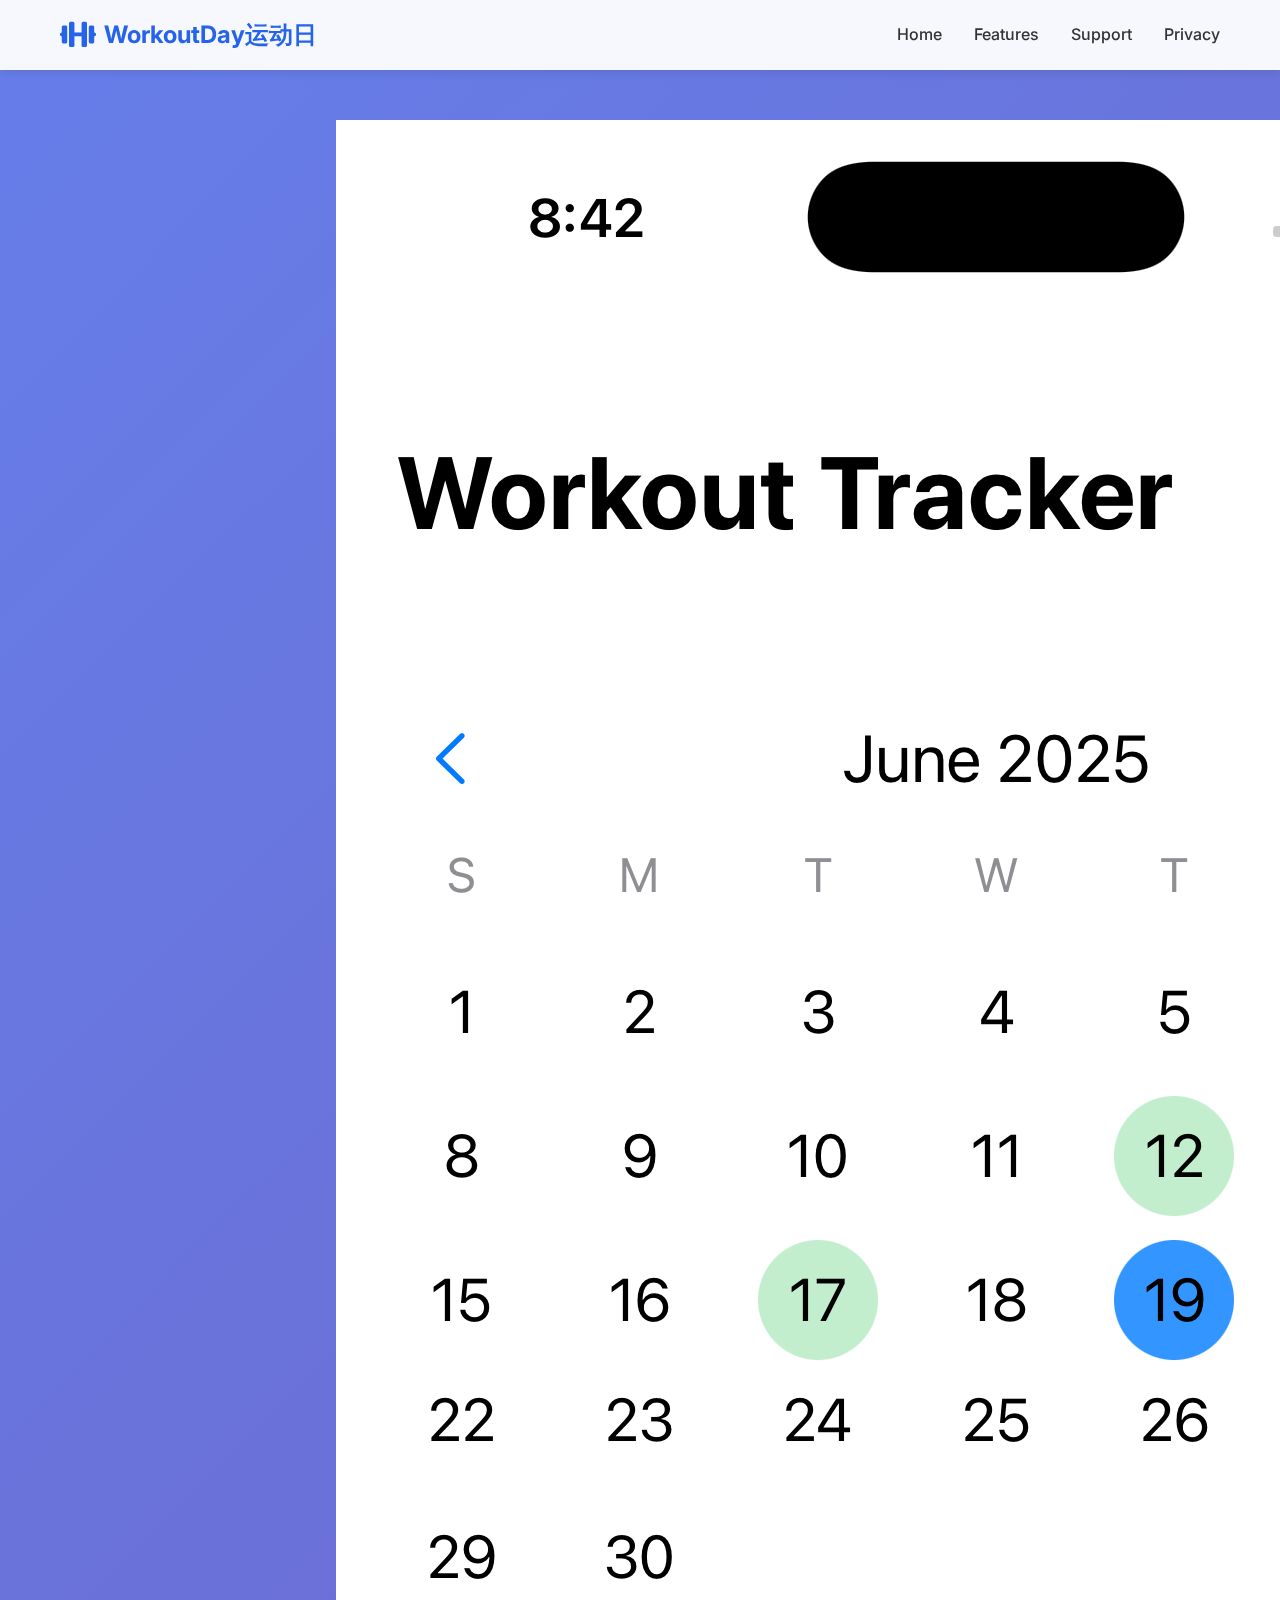
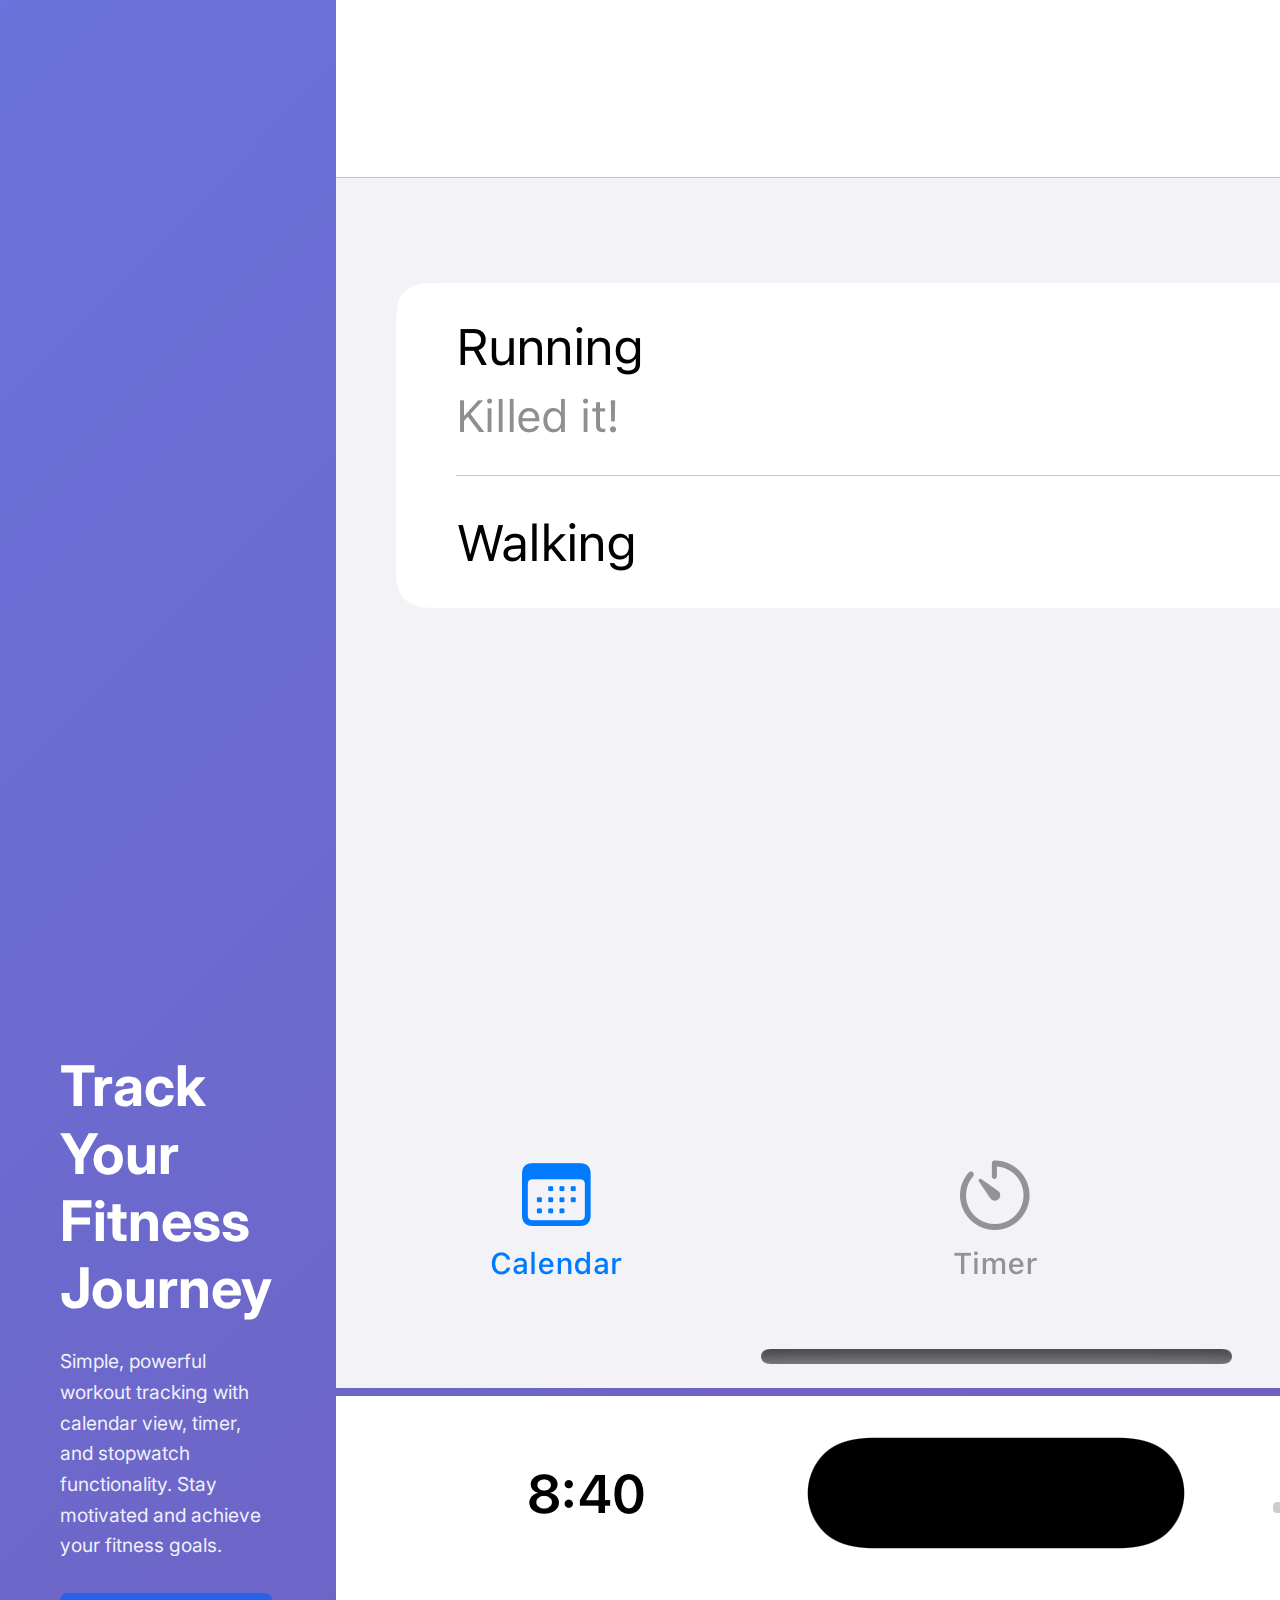
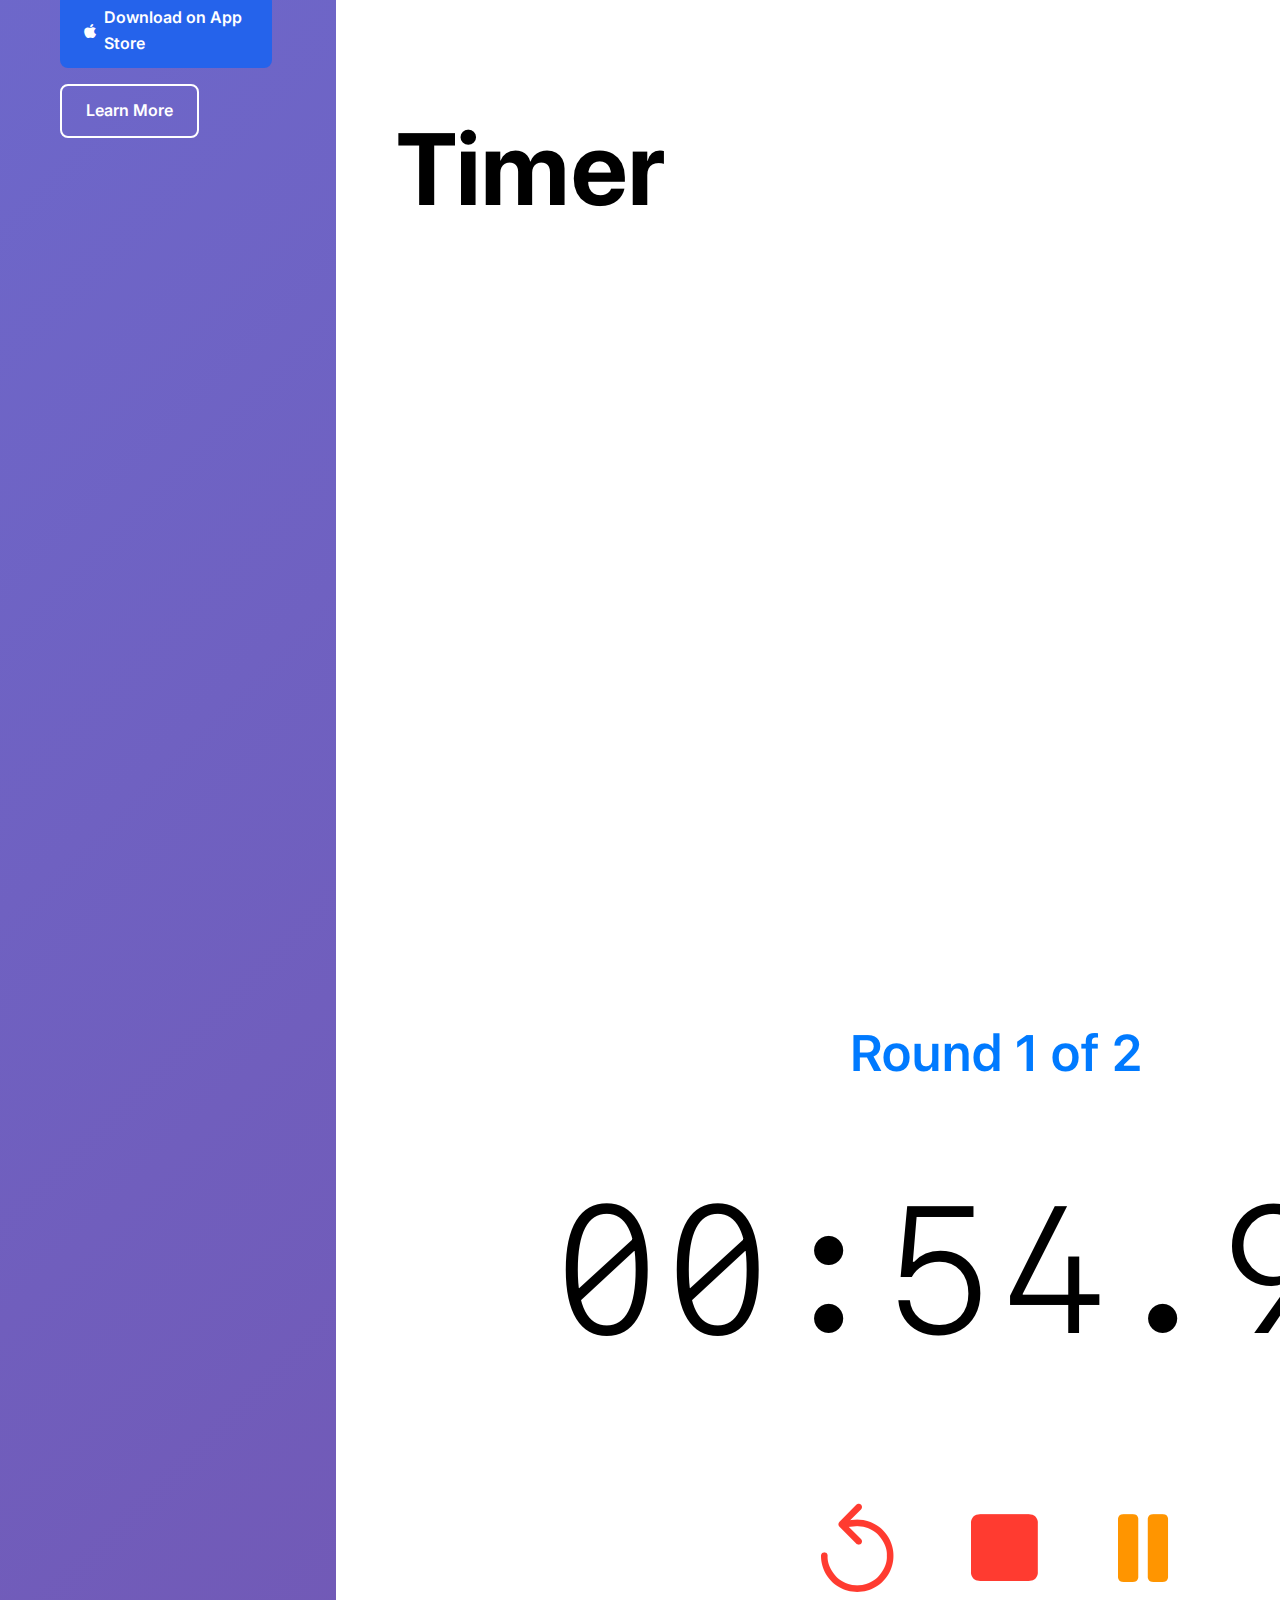
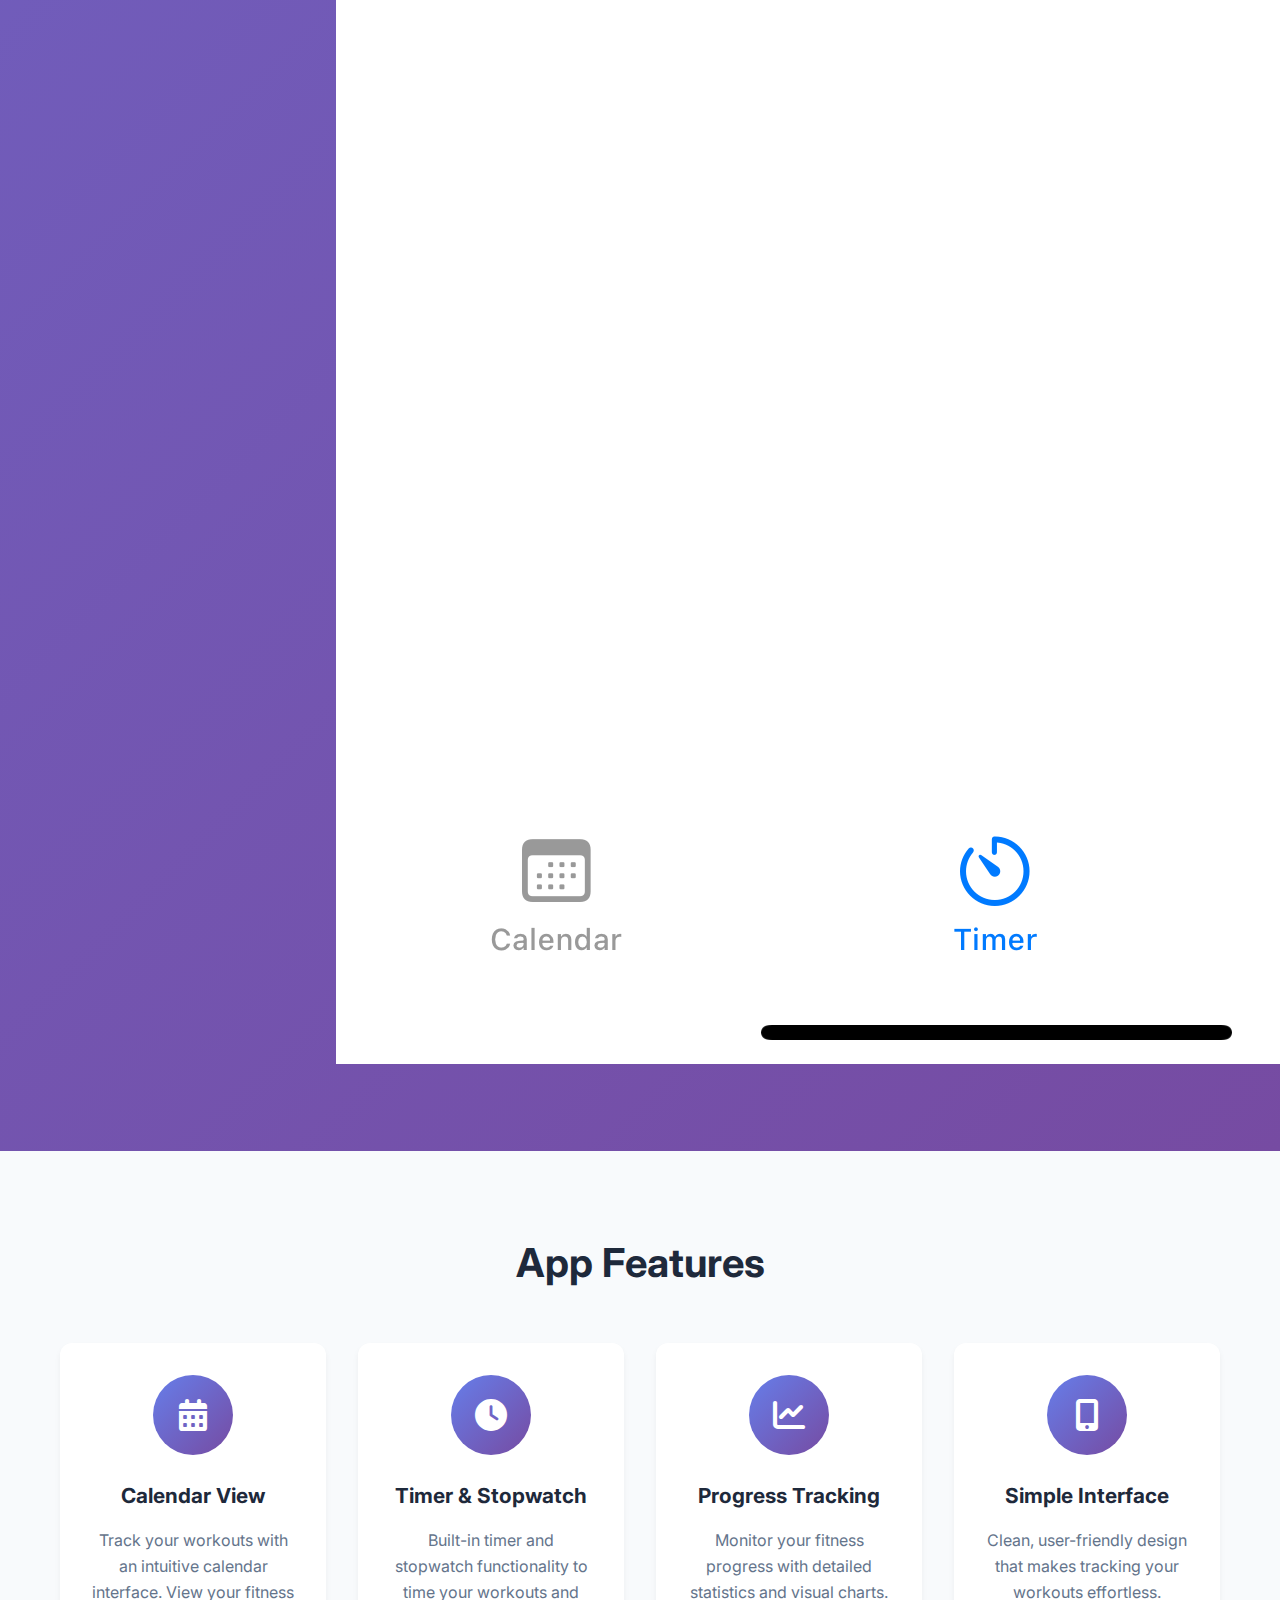
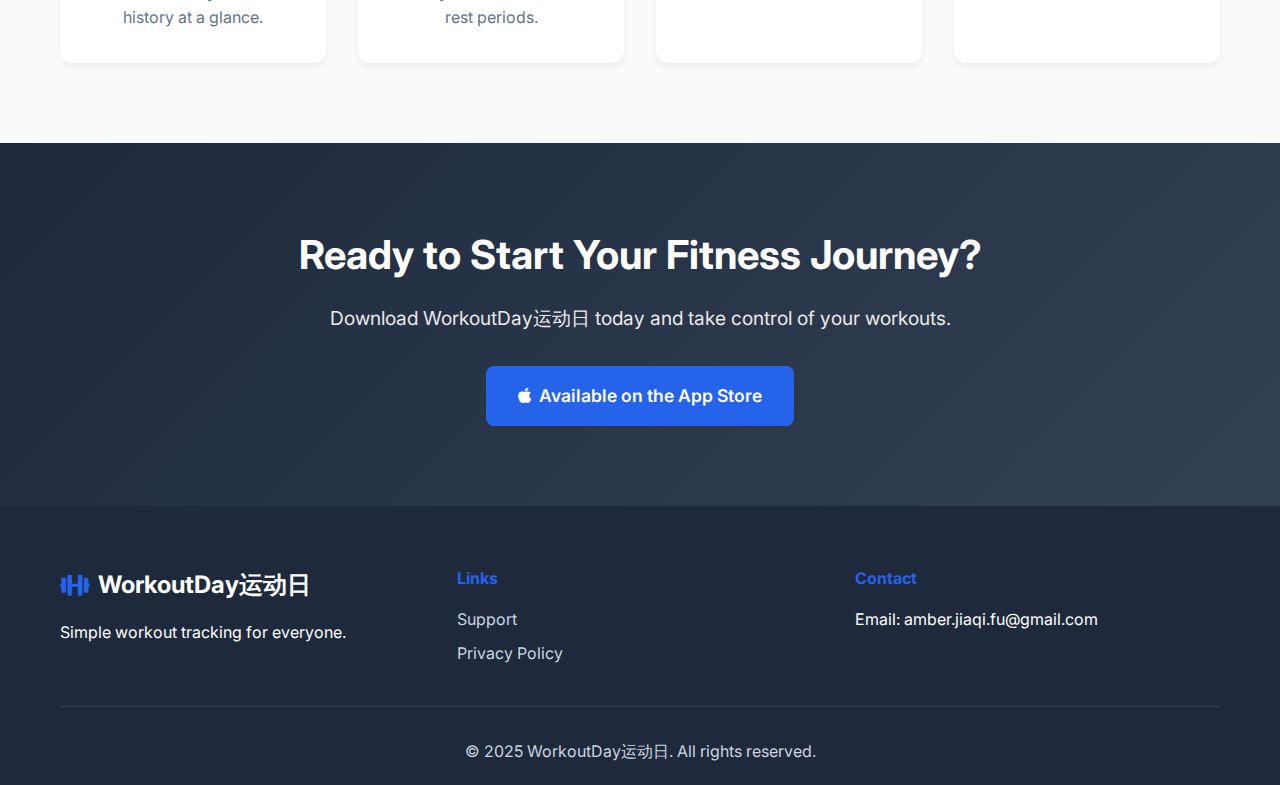
<file: index.html>
<!DOCTYPE html>
<html lang="en">
<head>
    <meta charset="UTF-8">
    <meta name="viewport" content="width=device-width, initial-scale=1.0">
    <title>WorkoutDay运动日 - Workout Tracker App</title>
    <link rel="stylesheet" href="styles.css">
    <link href="https://fonts.googleapis.com/css2?family=Inter:wght@300;400;500;600;700&display=swap" rel="stylesheet">
    <link rel="stylesheet" href="https://cdnjs.cloudflare.com/ajax/libs/font-awesome/6.0.0/css/all.min.css">
</head>
<body>
    <!-- Navigation -->
    <nav class="navbar">
        <div class="nav-container">
            <div class="nav-logo">
                <i class="fas fa-dumbbell"></i>
                <span>WorkoutDay运动日</span>
            </div>
            <ul class="nav-menu">
                <li class="nav-item">
                    <a href="#home" class="nav-link">Home</a>
                </li>
                <li class="nav-item">
                    <a href="#features" class="nav-link">Features</a>
                </li>
                <li class="nav-item">
                    <a href="support.html" class="nav-link">Support</a>
                </li>
                <li class="nav-item">
                    <a href="privacy.html" class="nav-link">Privacy</a>
                </li>
            </ul>
            <div class="hamburger">
                <span class="bar"></span>
                <span class="bar"></span>
                <span class="bar"></span>
            </div>
        </div>
    </nav>

    <!-- Hero Section -->
    <section id="home" class="hero">
        <div class="hero-container">
            <div class="hero-content">
                <h1>Track Your Fitness Journey</h1>
                <p>Simple, powerful workout tracking with calendar view, timer, and stopwatch functionality. Stay motivated and achieve your fitness goals.</p>
                <div class="hero-buttons">
                    <a href="#download" class="btn btn-primary">
                        <i class="fab fa-apple"></i>
                        Download on App Store
                    </a>
                    <a href="#features" class="btn btn-secondary">Learn More</a>
                </div>
            </div>
            <div class="hero-image">
                <div class="app-screenshots">
                    <div class="screenshot-container">
                        <img src="screenshot1.png" alt="WorkoutDay运动日 App Screenshot 1" class="app-screenshot">
                        <img src="screenshot3.png" alt="WorkoutDay运动日 App Screenshot 3" class="app-screenshot">
                    </div>
                </div>
            </div>
        </div>
    </section>

    <!-- Features Section -->
    <section id="features" class="features">
        <div class="container">
            <h2>App Features</h2>
            <div class="features-grid">
                <div class="feature-card">
                    <div class="feature-icon">
                        <i class="fas fa-calendar-alt"></i>
                    </div>
                    <h3>Calendar View</h3>
                    <p>Track your workouts with an intuitive calendar interface. View your fitness history at a glance.</p>
                </div>
                <div class="feature-card">
                    <div class="feature-icon">
                        <i class="fas fa-clock"></i>
                    </div>
                    <h3>Timer & Stopwatch</h3>
                    <p>Built-in timer and stopwatch functionality to time your workouts and rest periods.</p>
                </div>
                <div class="feature-card">
                    <div class="feature-icon">
                        <i class="fas fa-chart-line"></i>
                    </div>
                    <h3>Progress Tracking</h3>
                    <p>Monitor your fitness progress with detailed statistics and visual charts.</p>
                </div>
                <div class="feature-card">
                    <div class="feature-icon">
                        <i class="fas fa-mobile-alt"></i>
                    </div>
                    <h3>Simple Interface</h3>
                    <p>Clean, user-friendly design that makes tracking your workouts effortless.</p>
                </div>
            </div>
        </div>
    </section>

    <!-- Download Section -->
    <section id="download" class="download">
        <div class="container">
            <div class="download-content">
                <h2>Ready to Start Your Fitness Journey?</h2>
                <p>Download WorkoutDay运动日 today and take control of your workouts.</p>
                <a href="#" class="btn btn-primary btn-large">
                    <i class="fab fa-apple"></i>
                    Available on the App Store
                </a>
            </div>
        </div>
    </section>

    <!-- Footer -->
    <footer class="footer">
        <div class="container">
            <div class="footer-content">
                <div class="footer-section">
                    <div class="footer-logo">
                         <i class="fas fa-dumbbell"></i>
                        <span>WorkoutDay运动日</span>
                    </div>
                    <p>Simple workout tracking for everyone.</p>
                </div>
                <div class="footer-section">
                    <h4>Links</h4>
                    <ul>
                        <li><a href="support.html">Support</a></li>
                        <li><a href="privacy.html">Privacy Policy</a></li>
                    </ul>
                </div>
                <div class="footer-section">
                    <h4>Contact</h4>
                    <p>Email: amber.jiaqi.fu@gmail.com</p>
                </div>
            </div>
            <div class="footer-bottom">
                <p>&copy; 2025 WorkoutDay运动日. All rights reserved.</p>
            </div>
        </div>
    </footer>

    <script src="script.js"></script>
</body>
</html>
</file>
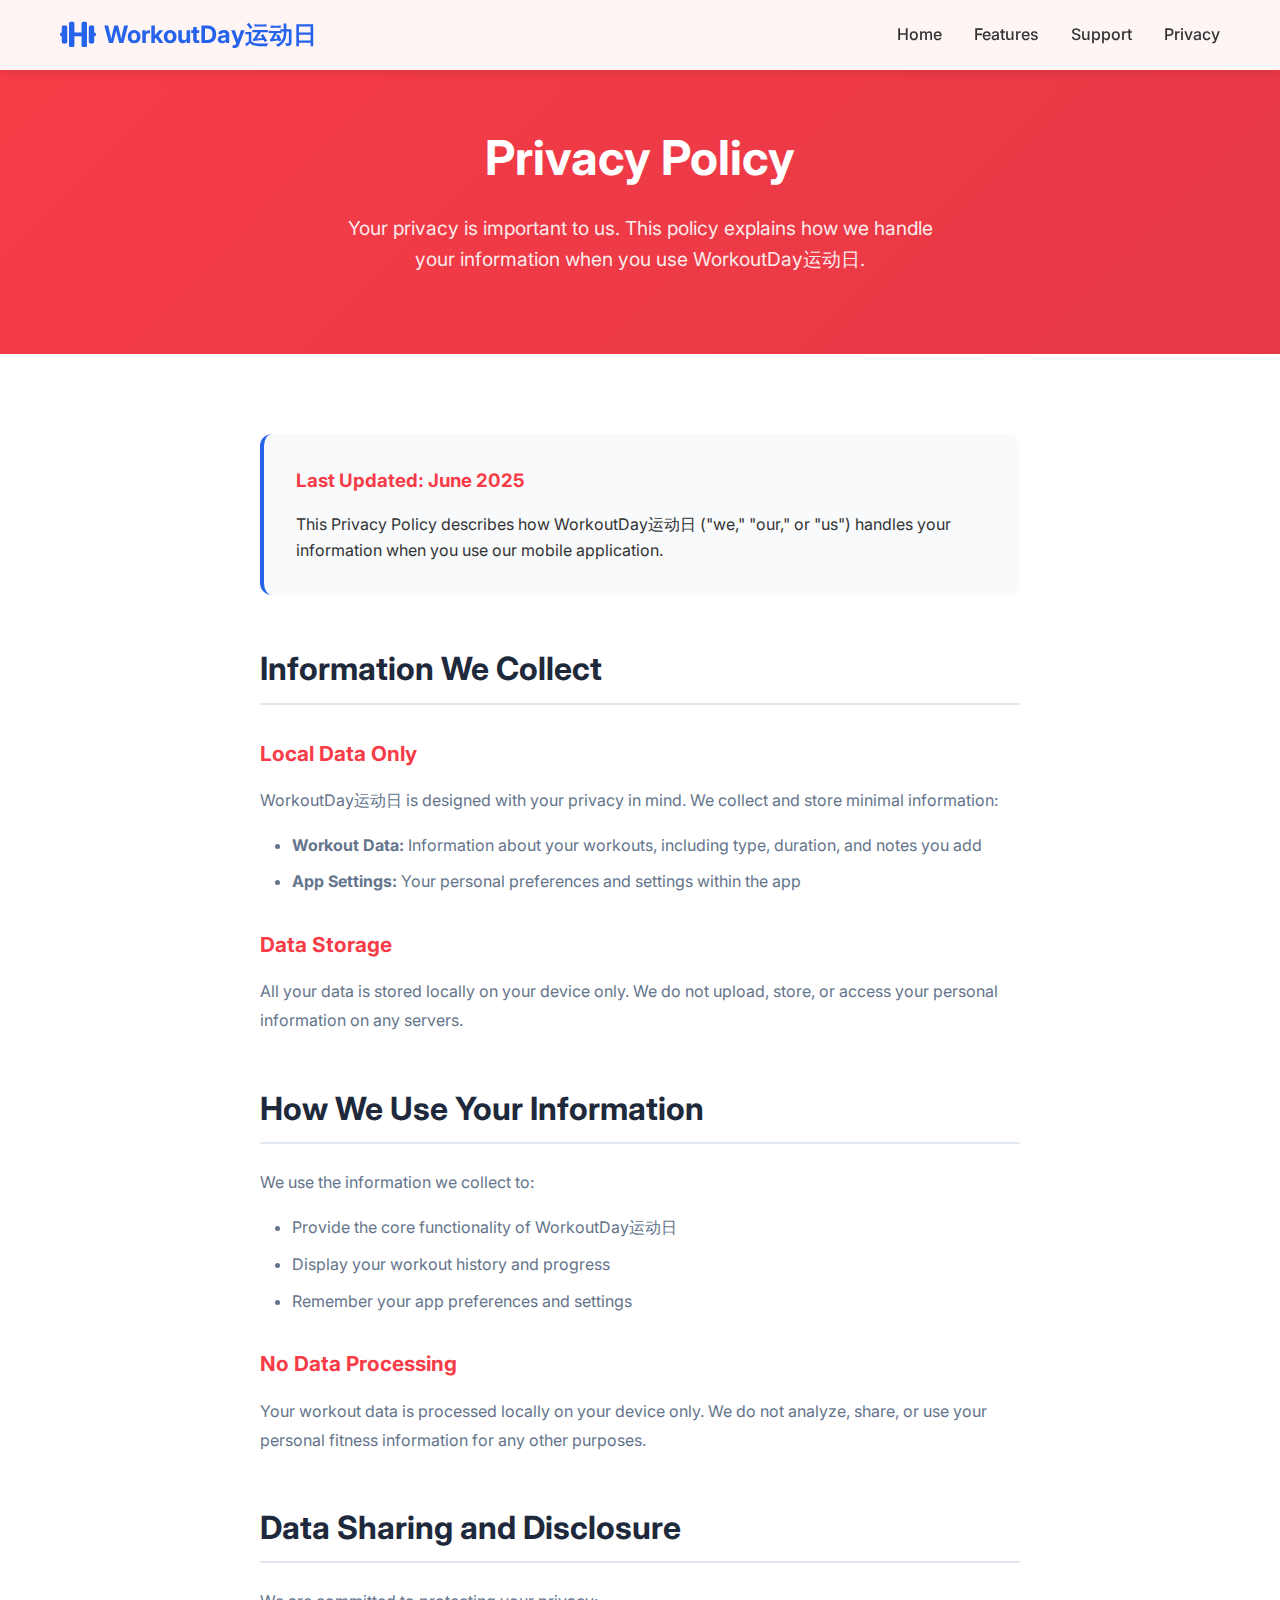
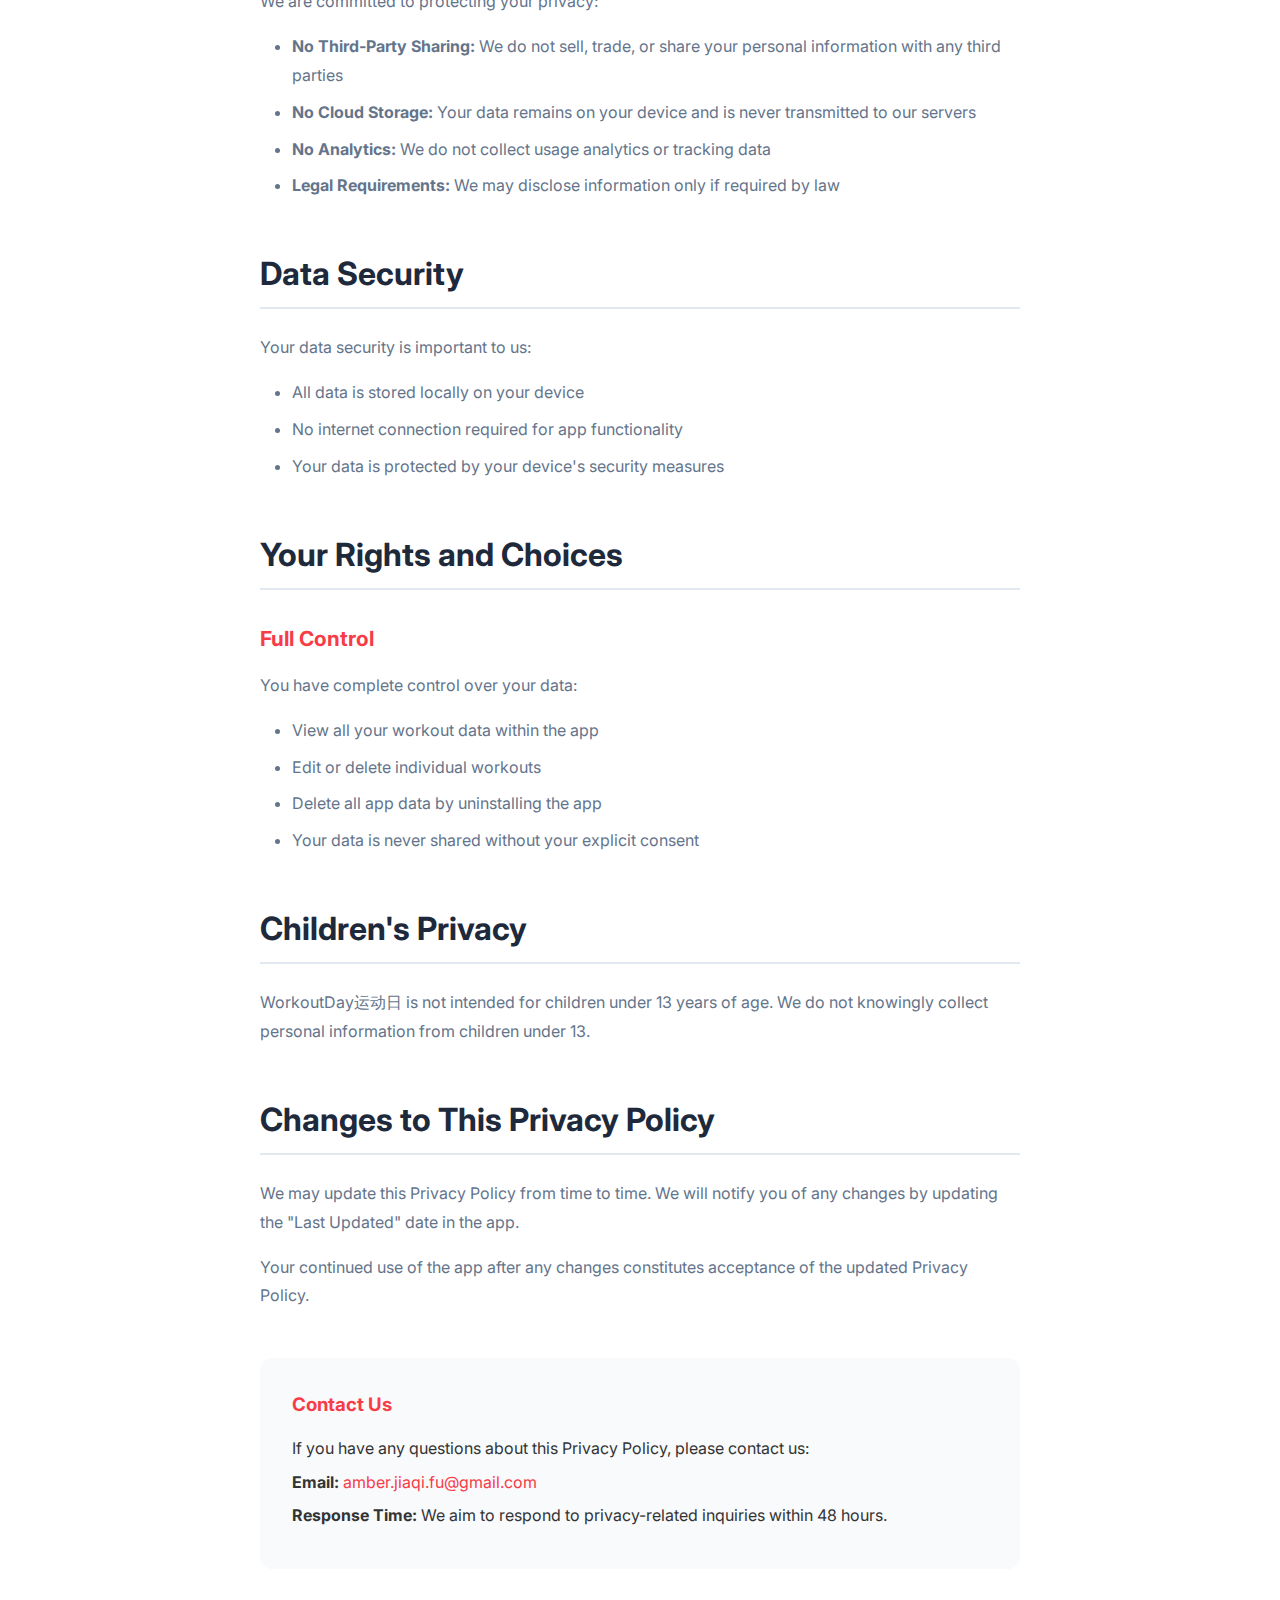
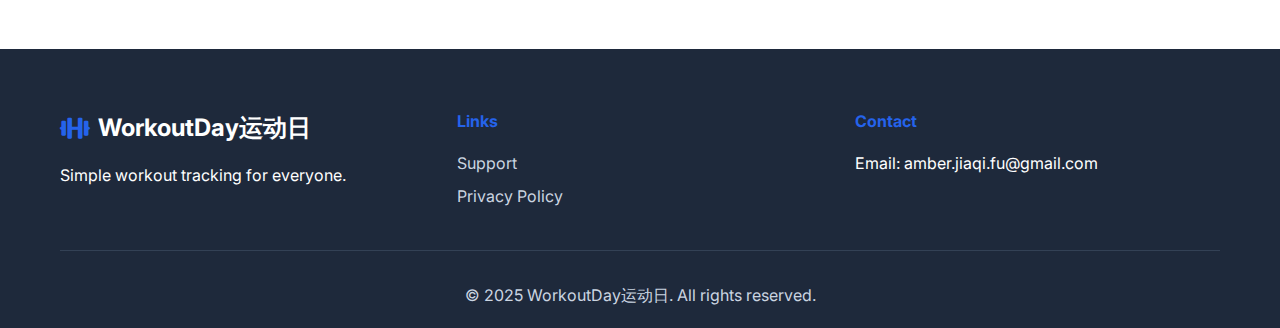
<file: privacy.html>
<!DOCTYPE html>
<html lang="en">
<head>
    <meta charset="UTF-8">
    <meta name="viewport" content="width=device-width, initial-scale=1.0">
    <title>Privacy Policy - WorkoutDay运动日</title>
    <link rel="stylesheet" href="styles.css">
    <link href="https://fonts.googleapis.com/css2?family=Inter:wght@300;400;500;600;700&display=swap" rel="stylesheet">
    <link rel="stylesheet" href="https://cdnjs.cloudflare.com/ajax/libs/font-awesome/6.0.0/css/all.min.css">
    <style>
        .privacy-hero {
            background: linear-gradient(135deg, #F73C47 0%, #e63946 100%);
            color: white;
            padding: 120px 0 80px;
            text-align: center;
        }

        .privacy-hero h1 {
            font-size: 3rem;
            margin-bottom: 1rem;
        }

        .privacy-hero p {
            font-size: 1.2rem;
            opacity: 0.9;
            max-width: 600px;
            margin: 0 auto;
        }

        .privacy-content {
            padding: 80px 0;
            max-width: 800px;
            margin: 0 auto;
        }

        .privacy-section {
            margin-bottom: 3rem;
        }

        .privacy-section h2 {
            color: #1e293b;
            font-size: 2rem;
            margin-bottom: 1.5rem;
            border-bottom: 2px solid #e2e8f0;
            padding-bottom: 0.5rem;
        }

        .privacy-section h3 {
            color: #F73C47;
            font-size: 1.3rem;
            margin: 2rem 0 1rem 0;
        }

        .privacy-section p {
            color: #64748b;
            line-height: 1.8;
            margin-bottom: 1rem;
        }

        .privacy-section ul {
            color: #64748b;
            line-height: 1.8;
            margin: 1rem 0;
            padding-left: 2rem;
        }

        .privacy-section li {
            margin-bottom: 0.5rem;
        }

        .last-updated {
            background: #f8fafc;
            padding: 2rem;
            border-radius: 12px;
            margin-bottom: 3rem;
            border-left: 4px solid #2563eb;
        }

        .last-updated h3 {
            color: #F73C47;
            margin-bottom: 1rem;
        }

        .contact-info {
            background: #f8fafc;
            padding: 2rem;
            border-radius: 12px;
            margin-top: 3rem;
        }

        .contact-info h3 {
            color: #F73C47;
            margin-bottom: 1rem;
        }

        .contact-info p {
            margin-bottom: 0.5rem;
        }

        .contact-info a {
            color: #F73C47;
            text-decoration: none;
        }

        .contact-info a:hover {
            text-decoration: underline;
        }

        @media (max-width: 768px) {
            .privacy-hero h1 {
                font-size: 2rem;
            }

            .privacy-hero p {
                font-size: 1rem;
            }

            .privacy-content {
                padding: 40px 20px;
            }

            .privacy-section h2 {
                font-size: 1.5rem;
            }
        }
    </style>
</head>
<body>
    <!-- Navigation -->
    <nav class="navbar">
        <div class="nav-container">
            <div class="nav-logo">
                <i class="fas fa-dumbbell"></i>
                <span>WorkoutDay运动日</span>
            </div>
            <ul class="nav-menu">
                <li class="nav-item">
                    <a href="index.html" class="nav-link">Home</a>
                </li>
                <li class="nav-item">
                    <a href="index.html#features" class="nav-link">Features</a>
                </li>
                <li class="nav-item">
                    <a href="support.html" class="nav-link">Support</a>
                </li>
                <li class="nav-item">
                    <a href="privacy.html" class="nav-link">Privacy</a>
                </li>
            </ul>
            <div class="hamburger">
                <span class="bar"></span>
                <span class="bar"></span>
                <span class="bar"></span>
            </div>
        </div>
    </nav>

    <!-- Privacy Hero -->
    <section class="privacy-hero">
        <div class="container">
            <h1>Privacy Policy</h1>
            <p>Your privacy is important to us. This policy explains how we handle your information when you use WorkoutDay运动日.</p>
        </div>
    </section>

    <!-- Privacy Content -->
    <section class="privacy-content">
        <div class="container">
            <div class="last-updated">
                <h3>Last Updated: June 2025</h3>
                <p>This Privacy Policy describes how WorkoutDay运动日 ("we," "our," or "us") handles your information when you use our mobile application.</p>
            </div>

            <div class="privacy-section">
                <h2>Information We Collect</h2>
                
                <h3>Local Data Only</h3>
                <p>WorkoutDay运动日 is designed with your privacy in mind. We collect and store minimal information:</p>
                <ul>
                    <li><strong>Workout Data:</strong> Information about your workouts, including type, duration, and notes you add</li>
                    <li><strong>App Settings:</strong> Your personal preferences and settings within the app</li>
                </ul>

                <h3>Data Storage</h3>
                <p>All your data is stored locally on your device only. We do not upload, store, or access your personal information on any servers.</p>
            </div>

            <div class="privacy-section">
                <h2>How We Use Your Information</h2>
                
                <p>We use the information we collect to:</p>
                <ul>
                    <li>Provide the core functionality of WorkoutDay运动日</li>
                    <li>Display your workout history and progress</li>
                    <li>Remember your app preferences and settings</li>
                </ul>

                <h3>No Data Processing</h3>
                <p>Your workout data is processed locally on your device only. We do not analyze, share, or use your personal fitness information for any other purposes.</p>
            </div>

            <div class="privacy-section">
                <h2>Data Sharing and Disclosure</h2>
                
                <p>We are committed to protecting your privacy:</p>
                <ul>
                    <li><strong>No Third-Party Sharing:</strong> We do not sell, trade, or share your personal information with any third parties</li>
                    <li><strong>No Cloud Storage:</strong> Your data remains on your device and is never transmitted to our servers</li>
                    <li><strong>No Analytics:</strong> We do not collect usage analytics or tracking data</li>
                    <li><strong>Legal Requirements:</strong> We may disclose information only if required by law</li>
                </ul>
            </div>

            <div class="privacy-section">
                <h2>Data Security</h2>
                
                <p>Your data security is important to us:</p>
                <ul>
                    <li>All data is stored locally on your device</li>
                    <li>No internet connection required for app functionality</li>
                    <li>Your data is protected by your device's security measures</li>
                </ul>
            </div>

            <div class="privacy-section">
                <h2>Your Rights and Choices</h2>
                
                <h3>Full Control</h3>
                <p>You have complete control over your data:</p>
                <ul>
                    <li>View all your workout data within the app</li>
                    <li>Edit or delete individual workouts</li>
                    <li>Delete all app data by uninstalling the app</li>
                    <li>Your data is never shared without your explicit consent</li>
                </ul>
            </div>

            <div class="privacy-section">
                <h2>Children's Privacy</h2>
                
                <p>WorkoutDay运动日 is not intended for children under 13 years of age. We do not knowingly collect personal information from children under 13.</p>
            </div>

            <div class="privacy-section">
                <h2>Changes to This Privacy Policy</h2>
                
                <p>We may update this Privacy Policy from time to time. We will notify you of any changes by updating the "Last Updated" date in the app.</p>
                
                <p>Your continued use of the app after any changes constitutes acceptance of the updated Privacy Policy.</p>
            </div>

            <div class="contact-info">
                <h3>Contact Us</h3>
                <p>If you have any questions about this Privacy Policy, please contact us:</p>
                <p><strong>Email:</strong> <a href="mailto:amber.jiaqi.fu@gmail.com">amber.jiaqi.fu@gmail.com</a></p>
                <p><strong>Response Time:</strong> We aim to respond to privacy-related inquiries within 48 hours.</p>
            </div>
        </div>
    </section>

    <!-- Footer -->
    <footer class="footer">
        <div class="container">
            <div class="footer-content">
                <div class="footer-section">
                    <div class="footer-logo">
                        <i class="fas fa-dumbbell"></i>
                        <span>WorkoutDay运动日</span>
                    </div>
                    <p>Simple workout tracking for everyone.</p>
                </div>
                <div class="footer-section">
                    <h4>Links</h4>
                    <ul>
                        <li><a href="support.html">Support</a></li>
                        <li><a href="privacy.html">Privacy Policy</a></li>
                    </ul>
                </div>
                <div class="footer-section">
                    <h4>Contact</h4>
                    <p>Email: amber.jiaqi.fu@gmail.com</p>
                </div>
            </div>
            <div class="footer-bottom">
                <p>&copy; 2025 WorkoutDay运动日. All rights reserved.</p>
            </div>
        </div>
    </footer>

    <script src="script.js"></script>
</body>
</html>
</file>
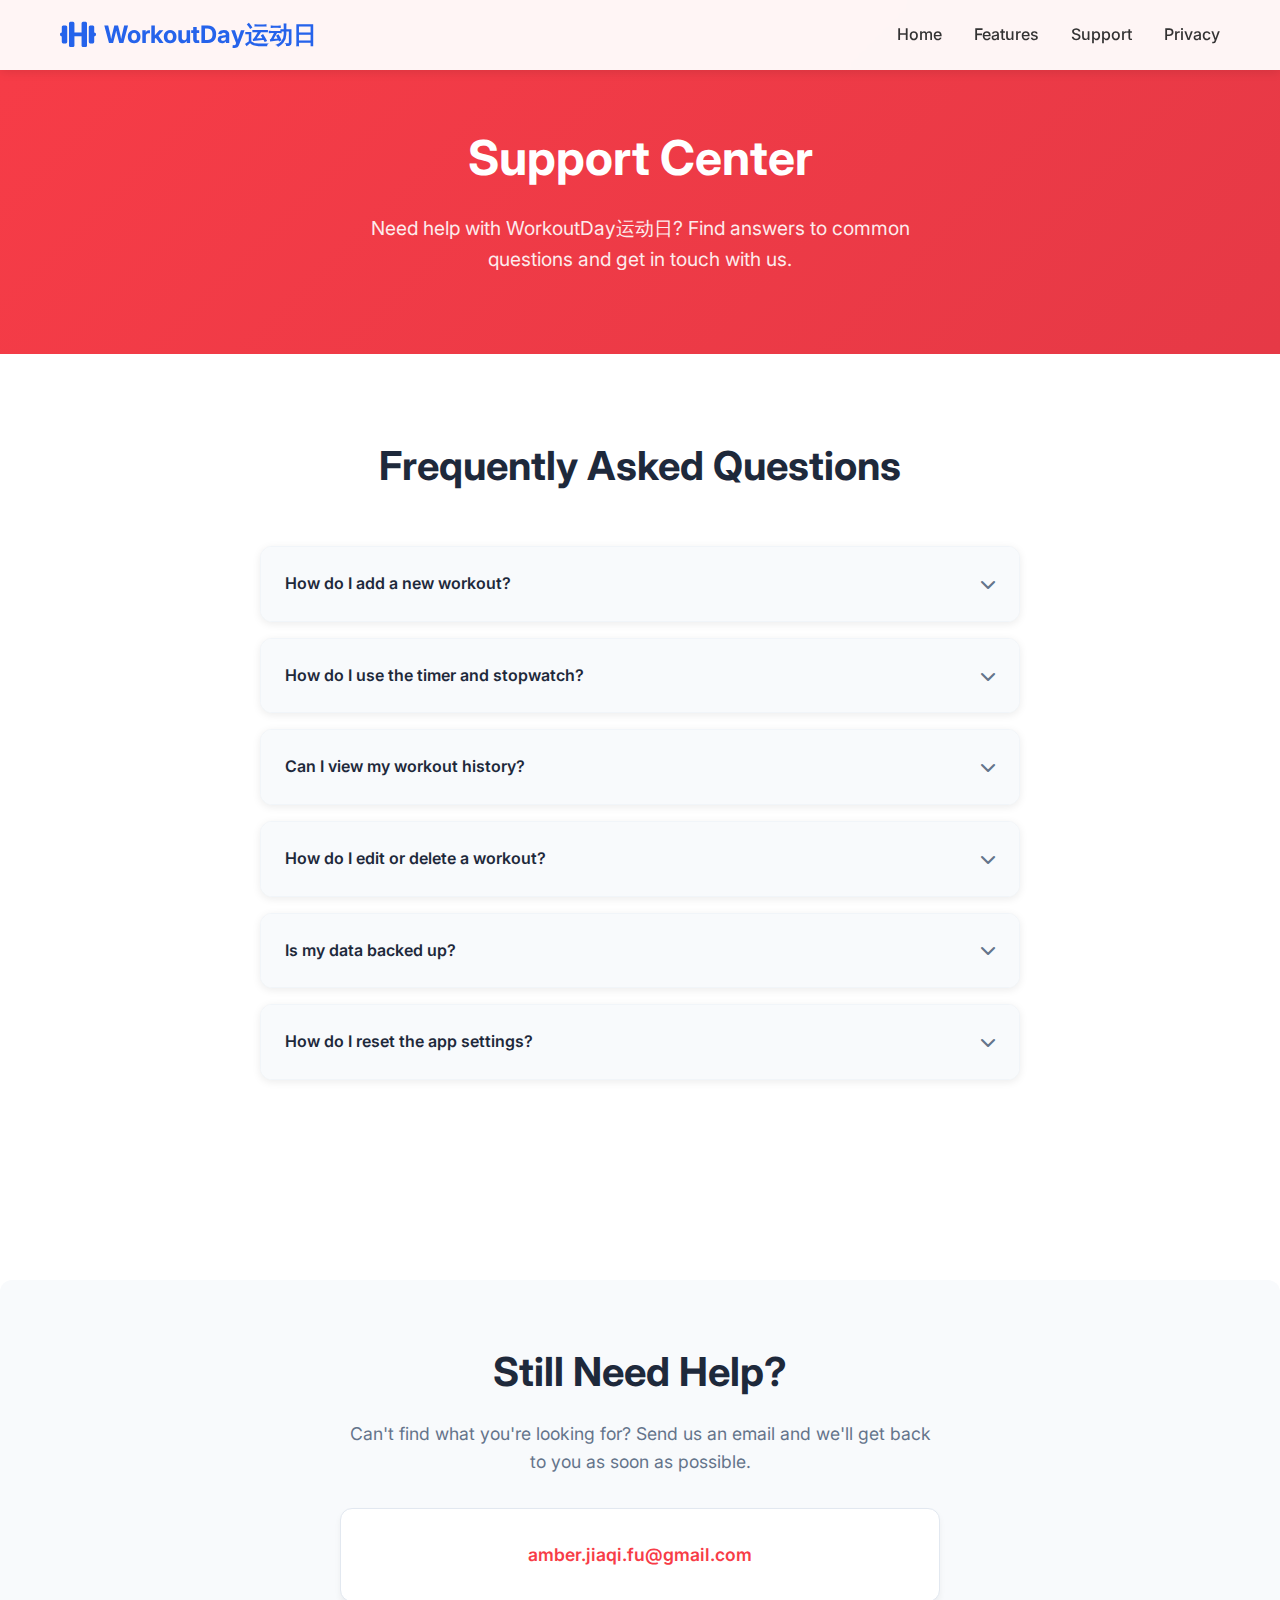
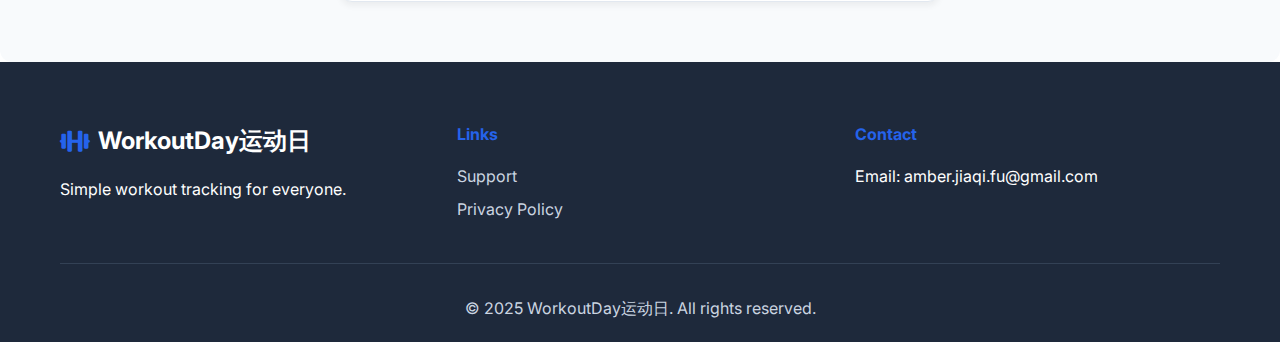
<file: support.html>
<!DOCTYPE html>
<html lang="en">
<head>
    <meta charset="UTF-8">
    <meta name="viewport" content="width=device-width, initial-scale=1.0">
    <title>Support - WorkoutDay运动日</title>
    <link rel="stylesheet" href="styles.css">
    <link href="https://fonts.googleapis.com/css2?family=Inter:wght@300;400;500;600;700&display=swap" rel="stylesheet">
    <link rel="stylesheet" href="https://cdnjs.cloudflare.com/ajax/libs/font-awesome/6.0.0/css/all.min.css">
    <style>
        .support-hero {
            background: linear-gradient(135deg, #F73C47 0%, #e63946 100%);
            color: white;
            padding: 120px 0 80px;
            text-align: center;
        }

        .support-hero h1 {
            font-size: 3rem;
            margin-bottom: 1rem;
        }

        .support-hero p {
            font-size: 1.2rem;
            opacity: 0.9;
            max-width: 600px;
            margin: 0 auto;
        }

        .support-content {
            padding: 80px 0;
            max-width: 800px;
            margin: 0 auto;
        }

        .faq-section {
            margin-bottom: 60px;
        }

        .faq-section h2 {
            text-align: center;
            font-size: 2.5rem;
            margin-bottom: 3rem;
            color: #1e293b;
        }

        .faq-item {
            background: white;
            border-radius: 12px;
            margin-bottom: 1rem;
            box-shadow: 0 2px 8px rgba(0, 0, 0, 0.08);
            overflow: hidden;
            border: 1px solid #f1f5f9;
        }

        .faq-question {
            padding: 1.5rem;
            background: #f8fafc;
            cursor: pointer;
            display: flex;
            justify-content: space-between;
            align-items: center;
            font-weight: 600;
            color: #1e293b;
            transition: all 0.3s ease;
        }

        .faq-question:hover {
            background: #e2e8f0;
        }

        .faq-question i {
            transition: transform 0.3s ease;
            color: #64748b;
        }

        .faq-question.active i {
            transform: rotate(180deg);
            color: #F73C47;
        }

        .faq-answer {
            padding: 0 1.5rem;
            max-height: 0;
            overflow: hidden;
            transition: all 0.3s ease;
            background: white;
            color: #64748b;
            line-height: 1.6;
        }

        .faq-answer.active {
            padding: 1.5rem;
            max-height: 200px;
        }

        .contact-section {
            background: #f8fafc;
            padding: 60px 0;
            margin-top: 60px;
            border-radius: 12px;
        }

        .contact-content {
            text-align: center;
            max-width: 600px;
            margin: 0 auto;
        }

        .contact-content h2 {
            color: #1e293b;
            font-size: 2.5rem;
            margin-bottom: 1rem;
        }

        .contact-content p {
            color: #64748b;
            font-size: 1.1rem;
            margin-bottom: 2rem;
        }

        .contact-email {
            background: white;
            padding: 2rem;
            border-radius: 12px;
            box-shadow: 0 4px 6px rgba(0, 0, 0, 0.05);
            border: 1px solid #e2e8f0;
        }

        .contact-email a {
            color: #F73C47;
            text-decoration: none;
            font-weight: 600;
            font-size: 1.1rem;
        }

        .contact-email a:hover {
            text-decoration: underline;
        }

        @media (max-width: 768px) {
            .support-hero h1 {
                font-size: 2rem;
            }

            .support-hero p {
                font-size: 1rem;
            }

            .faq-section h2 {
                font-size: 2rem;
            }

            .contact-content h2 {
                font-size: 2rem;
            }
        }
    </style>
</head>
<body>
    <!-- Navigation -->
    <nav class="navbar">
        <div class="nav-container">
            <div class="nav-logo">
                <i class="fas fa-dumbbell"></i>
                <span>WorkoutDay运动日</span>
            </div>
            <ul class="nav-menu">
                <li class="nav-item">
                    <a href="index.html" class="nav-link">Home</a>
                </li>
                <li class="nav-item">
                    <a href="index.html#features" class="nav-link">Features</a>
                </li>
                <li class="nav-item">
                    <a href="support.html" class="nav-link">Support</a>
                </li>
                <li class="nav-item">
                    <a href="privacy.html" class="nav-link">Privacy</a>
                </li>
            </ul>
            <div class="hamburger">
                <span class="bar"></span>
                <span class="bar"></span>
                <span class="bar"></span>
            </div>
        </div>
    </nav>

    <!-- Support Hero -->
    <section class="support-hero">
        <div class="container">
            <h1>Support Center</h1>
            <p>Need help with WorkoutDay运动日? Find answers to common questions and get in touch with us.</p>
        </div>
    </section>

    <!-- Support Content -->
    <section class="support-content">
        <div class="container">
            <!-- FAQ Section -->
            <div class="faq-section">
                <h2>Frequently Asked Questions</h2>
                
                <div class="faq-item">
                    <div class="faq-question">
                        How do I add a new workout?
                        <i class="fas fa-chevron-down"></i>
                    </div>
                    <div class="faq-answer">
                        Tap the "+" button on the main screen. Select your workout type, set the duration, and add any notes. Your workout will be saved to your calendar automatically.
                    </div>
                </div>

                <div class="faq-item">
                    <div class="faq-question">
                        How do I use the timer and stopwatch?
                        <i class="fas fa-chevron-down"></i>
                    </div>
                    <div class="faq-answer">
                        Find the timer and stopwatch in the main menu. For the timer, set your desired duration and tap start. For the stopwatch, simply tap start to begin counting. Both can be paused and reset as needed.
                    </div>
                </div>

                <div class="faq-item">
                    <div class="faq-question">
                        Can I view my workout history?
                        <i class="fas fa-chevron-down"></i>
                    </div>
                    <div class="faq-answer">
                        Yes! Tap the calendar icon to view your workout history. Navigate through different months and tap on any date to see your completed workouts.
                    </div>
                </div>

                <div class="faq-item">
                    <div class="faq-question">
                        How do I edit or delete a workout?
                        <i class="fas fa-chevron-down"></i>
                    </div>
                    <div class="faq-answer">
                        Tap on any workout in your calendar view. You'll see options to edit the details or delete the workout entirely.
                    </div>
                </div>

                <div class="faq-item">
                    <div class="faq-question">
                        Is my data backed up?
                        <i class="fas fa-chevron-down"></i>
                    </div>
                    <div class="faq-answer">
                        Your workout data is stored locally on your device. We recommend regularly backing up your device to iCloud to ensure your data is safe.
                    </div>
                </div>

                <div class="faq-item">
                    <div class="faq-question">
                        How do I reset the app settings?
                        <i class="fas fa-chevron-down"></i>
                    </div>
                    <div class="faq-answer">
                        Go to Settings in the app, scroll down to find "Reset App Settings" and tap it. This will restore all settings to their default values.
                    </div>
                </div>
            </div>
        </div>
    </section>

    <!-- Contact Section -->
    <section class="contact-section">
        <div class="container">
            <div class="contact-content">
                <h2>Still Need Help?</h2>
                <p>Can't find what you're looking for? Send us an email and we'll get back to you as soon as possible.</p>
                <div class="contact-email">
                    <a href="mailto:amber.jiaqi.fu@gmail.com">amber.jiaqi.fu@gmail.com</a>
                </div>
            </div>
        </div>
    </section>

    <!-- Footer -->
    <footer class="footer">
        <div class="container">
            <div class="footer-content">
                <div class="footer-section">
                    <div class="footer-logo">
                        <i class="fas fa-dumbbell"></i>
                        <span>WorkoutDay运动日</span>
                    </div>
                    <p>Simple workout tracking for everyone.</p>
                </div>
                <div class="footer-section">
                    <h4>Links</h4>
                    <ul>
                        <li><a href="support.html">Support</a></li>
                        <li><a href="privacy.html">Privacy Policy</a></li>
                    </ul>
                </div>
                <div class="footer-section">
                    <h4>Contact</h4>
                    <p>Email: amber.jiaqi.fu@gmail.com</p>
                </div>
            </div>
            <div class="footer-bottom">
                <p>&copy; 2025 WorkoutDay运动日. All rights reserved.</p>
            </div>
        </div>
    </footer>

    <script src="script.js"></script>
    <script>
        // FAQ Toggle Functionality
        document.querySelectorAll('.faq-question').forEach(question => {
            question.addEventListener('click', () => {
                const answer = question.nextElementSibling;
                const isActive = question.classList.contains('active');
                
                // Close all other FAQ items
                document.querySelectorAll('.faq-question').forEach(q => {
                    q.classList.remove('active');
                    q.nextElementSibling.classList.remove('active');
                });
                
                // Toggle current item
                if (!isActive) {
                    question.classList.add('active');
                    answer.classList.add('active');
                }
            });
        });
    </script>
</body>
</html>
</file>
<file: styles.css>
/* Reset and Base Styles */
* {
    margin: 0;
    padding: 0;
    box-sizing: border-box;
}

body {
    font-family: 'Inter', sans-serif;
    line-height: 1.6;
    color: #333;
    overflow-x: hidden;
}

.container {
    max-width: 1200px;
    margin: 0 auto;
    padding: 0 20px;
}

/* Navigation */
.navbar {
    position: fixed;
    top: 0;
    width: 100%;
    background: rgba(255, 255, 255, 0.95);
    backdrop-filter: blur(10px);
    z-index: 1000;
    padding: 1rem 0;
    box-shadow: 0 2px 10px rgba(0, 0, 0, 0.1);
}

.nav-container {
    max-width: 1200px;
    margin: 0 auto;
    padding: 0 20px;
    display: flex;
    justify-content: space-between;
    align-items: center;
}

.nav-logo {
    display: flex;
    align-items: center;
    font-size: 1.5rem;
    font-weight: 700;
    color: #2563eb;
}

.nav-logo i {
    margin-right: 0.5rem;
    font-size: 1.8rem;
}

.nav-menu {
    display: flex;
    list-style: none;
    gap: 2rem;
}

.nav-link {
    text-decoration: none;
    color: #333;
    font-weight: 500;
    transition: color 0.3s ease;
}

.nav-link:hover {
    color: #2563eb;
}

.hamburger {
    display: none;
    flex-direction: column;
    cursor: pointer;
}

.bar {
    width: 25px;
    height: 3px;
    background-color: #333;
    margin: 3px 0;
    transition: 0.3s;
}

/* Hero Section */
.hero {
    padding: 120px 0 80px;
    background: linear-gradient(135deg, #667eea 0%, #764ba2 100%);
    color: white;
    min-height: 100vh;
    display: flex;
    align-items: center;
}

.hero-container {
    max-width: 1200px;
    margin: 0 auto;
    padding: 0 20px;
    display: grid;
    grid-template-columns: 1fr 1fr;
    gap: 4rem;
    align-items: center;
}

.hero-content h1 {
    font-size: 3.5rem;
    font-weight: 700;
    margin-bottom: 1.5rem;
    line-height: 1.2;
}

.hero-content p {
    font-size: 1.2rem;
    margin-bottom: 2rem;
    opacity: 0.9;
}

.hero-buttons {
    display: flex;
    gap: 1rem;
    flex-wrap: wrap;
}

.btn {
    display: inline-flex;
    align-items: center;
    padding: 12px 24px;
    border-radius: 8px;
    text-decoration: none;
    font-weight: 600;
    transition: all 0.3s ease;
    border: none;
    cursor: pointer;
}

.btn-primary {
    background: #2563eb;
    color: white;
}

.btn-primary:hover {
    background: #1d4ed8;
    transform: translateY(-2px);
}

.btn-secondary {
    background: transparent;
    color: white;
    border: 2px solid white;
}

.btn-secondary:hover {
    background: white;
    color: #667eea;
}

.btn-large {
    padding: 16px 32px;
    font-size: 1.1rem;
}

.btn i {
    margin-right: 0.5rem;
}

/* App Mockup */
.app-mockup {
    display: flex;
    justify-content: center;
}

.phone-frame {
    width: 280px;
    height: 560px;
    background: #1a1a1a;
    border-radius: 30px;
    padding: 20px;
    box-shadow: 0 20px 40px rgba(0, 0, 0, 0.3);
}

.screen {
    width: 100%;
    height: 100%;
    background: linear-gradient(135deg, #667eea 0%, #764ba2 100%);
    border-radius: 20px;
    padding: 20px;
    color: white;
}

.app-header {
    text-align: center;
    margin-bottom: 30px;
}

.app-header h3 {
    font-size: 1.5rem;
    margin-bottom: 5px;
}

.date {
    opacity: 0.8;
    font-size: 0.9rem;
}

.workout-item {
    display: flex;
    align-items: center;
    background: rgba(255, 255, 255, 0.1);
    padding: 15px;
    border-radius: 10px;
    margin-bottom: 10px;
}

.workout-item i {
    margin-right: 15px;
    font-size: 1.2rem;
}

.workout-item .time {
    margin-left: auto;
    font-weight: 600;
}

/* Features Section */
.features {
    padding: 80px 0;
    background: #f8fafc;
}

.features h2 {
    text-align: center;
    font-size: 2.5rem;
    margin-bottom: 3rem;
    color: #1e293b;
}

.features-grid {
    display: grid;
    grid-template-columns: repeat(auto-fit, minmax(250px, 1fr));
    gap: 2rem;
}

.feature-card {
    background: white;
    padding: 2rem;
    border-radius: 12px;
    text-align: center;
    box-shadow: 0 4px 6px rgba(0, 0, 0, 0.05);
    transition: transform 0.3s ease;
}

.feature-card:hover {
    transform: translateY(-5px);
}

.feature-icon {
    width: 80px;
    height: 80px;
    background: linear-gradient(135deg, #667eea 0%, #764ba2 100%);
    border-radius: 50%;
    display: flex;
    align-items: center;
    justify-content: center;
    margin: 0 auto 1.5rem;
}

.feature-icon i {
    font-size: 2rem;
    color: white;
}

.feature-card h3 {
    font-size: 1.3rem;
    margin-bottom: 1rem;
    color: #1e293b;
}

.feature-card p {
    color: #64748b;
    line-height: 1.6;
}

/* Download Section */
.download {
    padding: 80px 0;
    background: linear-gradient(135deg, #1e293b 0%, #334155 100%);
    color: white;
    text-align: center;
}

.download-content h2 {
    font-size: 2.5rem;
    margin-bottom: 1rem;
}

.download-content p {
    font-size: 1.2rem;
    margin-bottom: 2rem;
    opacity: 0.9;
}

/* Footer */
.footer {
    background: #1e293b;
    color: white;
    padding: 60px 0 20px;
}

.footer-content {
    display: grid;
    grid-template-columns: repeat(auto-fit, minmax(250px, 1fr));
    gap: 2rem;
    margin-bottom: 2rem;
}

.footer-logo {
    display: flex;
    align-items: center;
    font-size: 1.5rem;
    font-weight: 700;
    margin-bottom: 1rem;
}

.footer-logo i {
    margin-right: 0.5rem;
    color: #2563eb;
}

.footer-section h4 {
    margin-bottom: 1rem;
    color: #2563eb;
}

.footer-section ul {
    list-style: none;
}

.footer-section ul li {
    margin-bottom: 0.5rem;
}

.footer-section a {
    color: #cbd5e1;
    text-decoration: none;
    transition: color 0.3s ease;
}

.footer-section a:hover {
    color: #2563eb;
}

.footer-bottom {
    border-top: 1px solid #334155;
    padding-top: 2rem;
    text-align: center;
    color: #cbd5e1;
}

/* Responsive Design */
@media (max-width: 768px) {
    .hamburger {
        display: flex;
    }

    .nav-menu {
        position: fixed;
        left: -100%;
        top: 70px;
        flex-direction: column;
        background-color: white;
        width: 100%;
        text-align: center;
        transition: 0.3s;
        box-shadow: 0 10px 27px rgba(0, 0, 0, 0.05);
        padding: 2rem 0;
    }

    .nav-menu.active {
        left: 0;
    }

    .hero-container {
        grid-template-columns: 1fr;
        text-align: center;
    }

    .hero-content h1 {
        font-size: 2.5rem;
    }

    .hero-buttons {
        justify-content: center;
    }

    .phone-frame {
        width: 240px;
        height: 480px;
    }

    .features-grid {
        grid-template-columns: 1fr;
    }

    .footer-content {
        grid-template-columns: 1fr;
        text-align: center;
    }
}

@media (max-width: 480px) {
    .hero-content h1 {
        font-size: 2rem;
    }

    .hero-content p {
        font-size: 1rem;
    }

    .btn {
        padding: 10px 20px;
        font-size: 0.9rem;
    }

    .phone-frame {
        width: 200px;
        height: 400px;
    }
}
</file>
